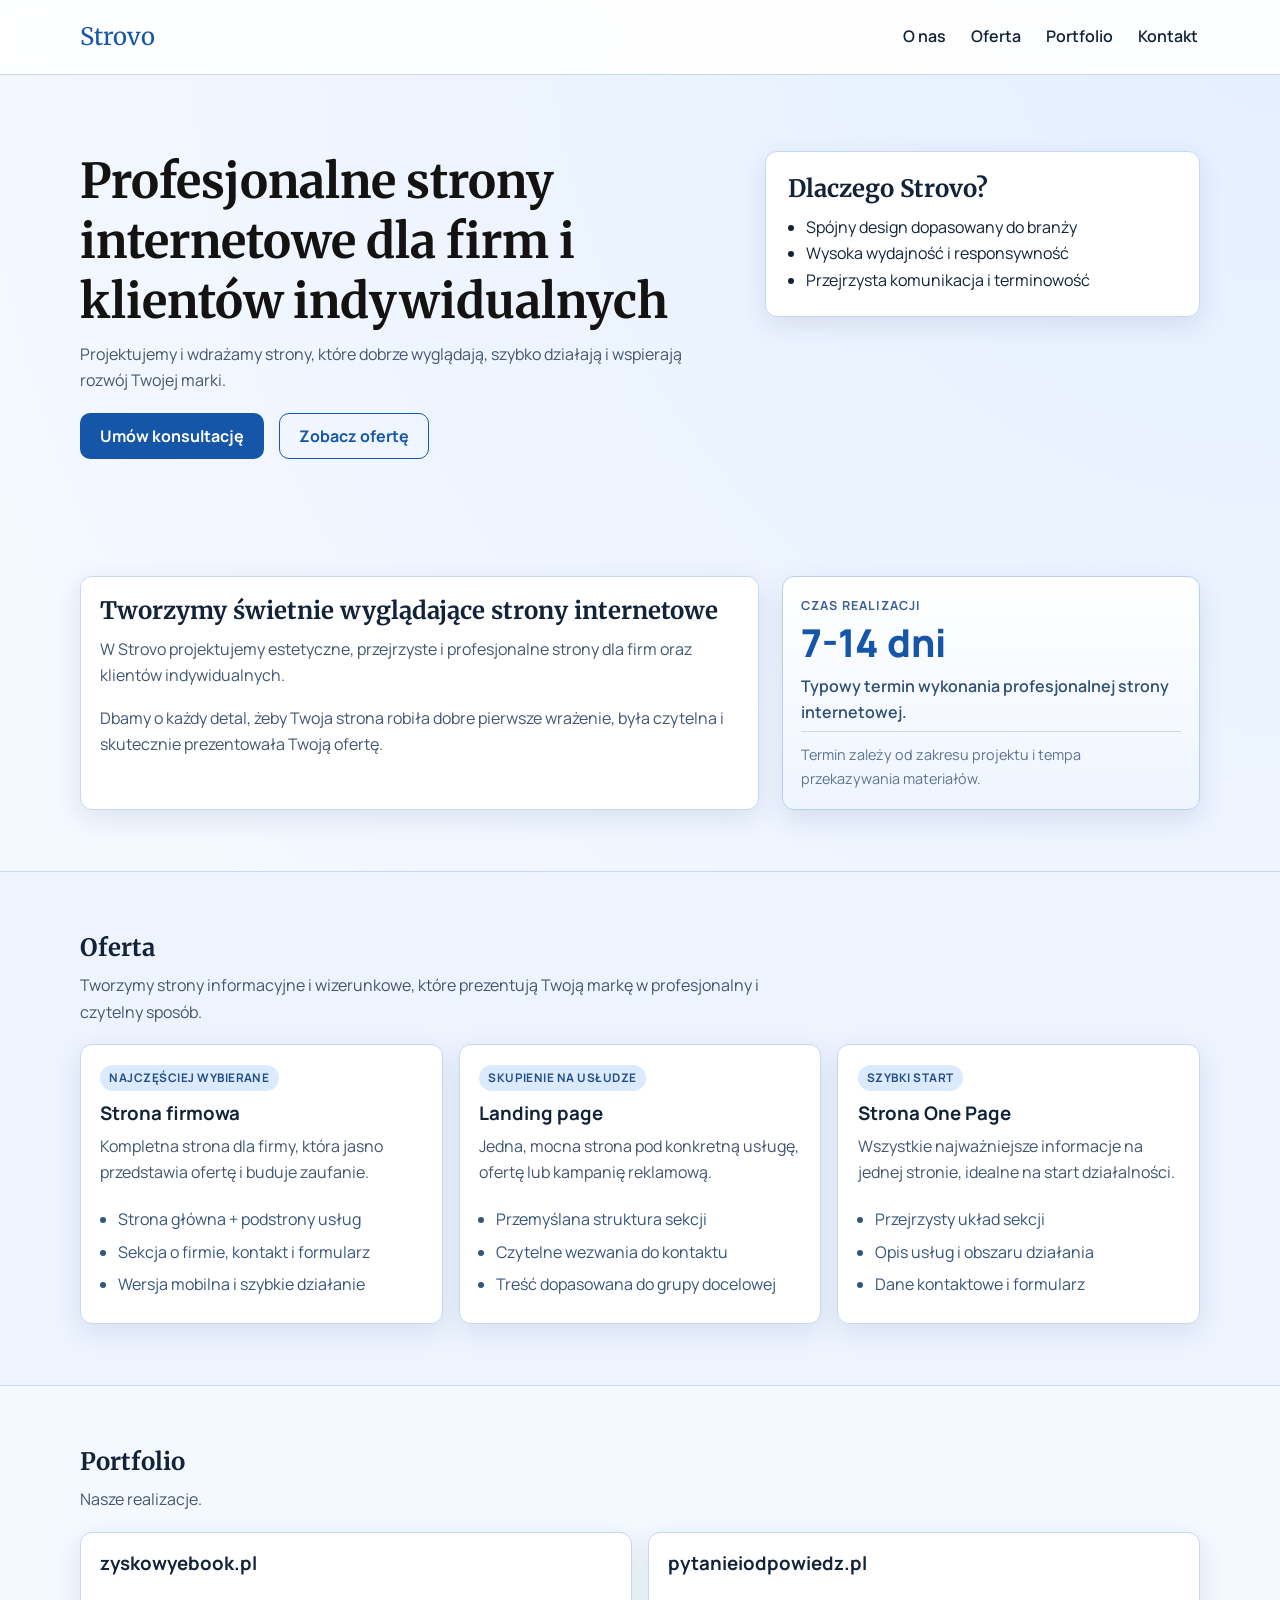
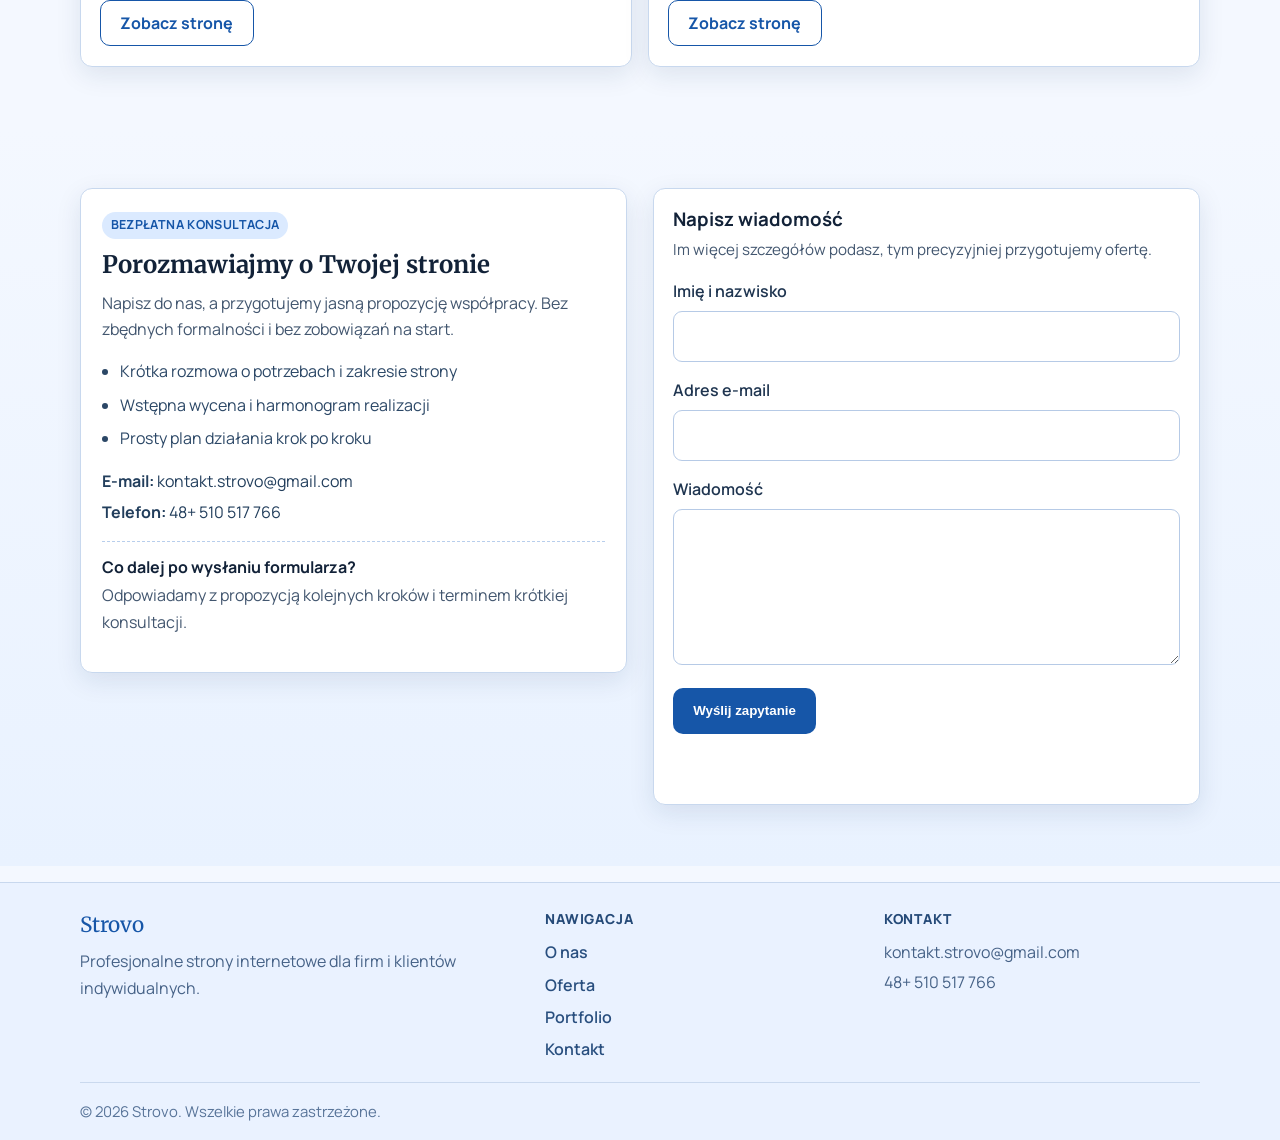
<file: index.html>
﻿<!DOCTYPE html>
<html lang="pl">
<head>
  <meta charset="UTF-8" />
  <meta name="viewport" content="width=device-width, initial-scale=1.0" />
  <meta name="description" content="Strovo tworzy profesjonalne strony internetowe dla firm i klientów indywidualnych." />
  <title>Strovo | Profesjonalne strony internetowe</title>
  <link rel="preconnect" href="https://fonts.googleapis.com" />
  <link rel="preconnect" href="https://fonts.gstatic.com" crossorigin />
  <link href="https://fonts.googleapis.com/css2?family=Manrope:wght@400;500;700;800&family=Merriweather:wght@700&display=swap" rel="stylesheet" />
  <link rel="stylesheet" href="styles.css" />
</head>
<body>
  <header class="header">
    <div class="container nav-wrap">
      <a href="#" class="logo" aria-label="Strovo strona główna">Strovo</a>
      <button class="menu-btn" aria-label="Otwórz menu" aria-expanded="false">Menu</button>
      <nav class="nav" id="site-nav">
        <a href="#o-nas">O nas</a>
        <a href="#oferta">Oferta</a>
        <a href="#portfolio">Portfolio</a>
        <a href="#kontakt">Kontakt</a>
      </nav>
    </div>
  </header>

  <main>
    <section class="hero">
      <div class="container hero-grid">
        <div>
          <h1>Profesjonalne strony internetowe dla firm i klientów indywidualnych</h1>
          <p class="lead">Projektujemy i wdrażamy strony, które dobrze wyglądają, szybko działają i wspierają rozwój Twojej marki.</p>
          <div class="hero-actions">
            <a class="btn btn-primary" href="#kontakt">Umów konsultację</a>
            <a class="btn btn-outline" href="#oferta">Zobacz ofertę</a>
          </div>
        </div>
        <aside class="hero-card" aria-label="Korzyści współpracy">
          <h2>Dlaczego Strovo?</h2>
          <ul>
            <li>Spójny design dopasowany do branży</li>
            <li>Wysoka wydajność i responsywność</li>
            <li>Przejrzysta komunikacja i terminowość</li>
          </ul>
        </aside>
      </div>
    </section>

    <section id="o-nas" class="section">
      <div class="container section-about">
        <div class="about-copy">
          <h2>Tworzymy świetnie wyglądające strony internetowe</h2>
          <p>W Strovo projektujemy estetyczne, przejrzyste i profesjonalne strony dla firm oraz klientów indywidualnych.</p>
          <p>Dbamy o każdy detal, żeby Twoja strona robiła dobre pierwsze wrażenie, była czytelna i skutecznie prezentowała Twoją ofertę.</p>
        </div>
        <aside class="about-highlight" aria-label="Czas realizacji strony">
          <p class="about-highlight-label">Czas realizacji</p>
          <p class="about-highlight-days">7-14 dni</p>
          <p class="about-highlight-text">Typowy termin wykonania profesjonalnej strony internetowej.</p>
          <p class="about-highlight-note">Termin zależy od zakresu projektu i tempa przekazywania materiałów.</p>
        </aside>
      </div>
    </section>
    
    <section id="oferta" class="section alt">
      <div class="container">
        <h2>Oferta</h2>
        <p class="offer-intro">Tworzymy strony informacyjne i wizerunkowe, które prezentują Twoją markę w profesjonalny i czytelny sposób.</p>
        <div class="cards">
          <article class="card">
            <p class="card-tag">Najczęściej wybierane</p>
            <h3>Strona firmowa</h3>
            <p>Kompletna strona dla firmy, która jasno przedstawia ofertę i buduje zaufanie.</p>
            <ul class="card-list">
              <li>Strona główna + podstrony usług</li>
              <li>Sekcja o firmie, kontakt i formularz</li>
              <li>Wersja mobilna i szybkie działanie</li>
            </ul>
          </article>
          <article class="card">
            <p class="card-tag">Skupienie na usłudze</p>
            <h3>Landing page</h3>
            <p>Jedna, mocna strona pod konkretną usługę, ofertę lub kampanię reklamową.</p>
            <ul class="card-list">
              <li>Przemyślana struktura sekcji</li>
              <li>Czytelne wezwania do kontaktu</li>
              <li>Treść dopasowana do grupy docelowej</li>
            </ul>
          </article>
          <article class="card">
            <p class="card-tag">Szybki start</p>
            <h3>Strona One Page</h3>
            <p>Wszystkie najważniejsze informacje na jednej stronie, idealne na start działalności.</p>
            <ul class="card-list">
              <li>Przejrzysty układ sekcji</li>
              <li>Opis usług i obszaru działania</li>
              <li>Dane kontaktowe i formularz</li>
            </ul>
          </article>
        </div>
      </div>
    </section>

    <section id="portfolio" class="section">
      <div class="container">
        <h2>Portfolio</h2>
        <p class="offer-intro">Nasze realizacje.</p>
        <div class="portfolio-grid">
          <article class="card portfolio-card">
            <h3>zyskowyebook.pl</h3>
            <a class="btn btn-outline project-link" href="https://zyskowyebook.pl/" target="_blank" rel="noopener noreferrer">Zobacz stronę</a>
          </article>
          <article class="card portfolio-card">
            <h3>pytanieiodpowiedz.pl</h3>
            <a class="btn btn-outline project-link" href="https://pytanieiodpowiedz.pl/" target="_blank" rel="noopener noreferrer">Zobacz stronę</a>
          </article>
        </div>
      </div>
    </section>

    <section id="kontakt" class="section contact">
      <div class="container contact-grid">
        <div class="contact-copy">
          <p class="contact-eyebrow">Bezpłatna konsultacja</p>
          <h2>Porozmawiajmy o Twojej stronie</h2>
          <p>Napisz do nas, a przygotujemy jasną propozycję współpracy. Bez zbędnych formalności i bez zobowiązań na start.</p>
          <ul class="contact-points">
            <li>Krótka rozmowa o potrzebach i zakresie strony</li>
            <li>Wstępna wycena i harmonogram realizacji</li>
            <li>Prosty plan działania krok po kroku</li>
          </ul>
          <div class="contact-details">
            <p><strong>E-mail:</strong> kontakt.strovo@gmail.com</p>
            <p><strong>Telefon:</strong> 48+ 510 517 766</p>
          </div>
          <div class="contact-note">
            <h3>Co dalej po wysłaniu formularza?</h3>
            <p>Odpowiadamy z propozycją kolejnych kroków i terminem krótkiej konsultacji.</p>
          </div>
        </div>
        <form class="contact-form" action="https://formsubmit.co/kontakt.strovo@gmail.com" method="POST">
          <h3>Napisz wiadomość</h3>
          <p class="form-intro">Im więcej szczegółów podasz, tym precyzyjniej przygotujemy ofertę.</p>

          <label for="name">Imię i nazwisko</label>
          <input id="name" name="name" type="text" required />

          <label for="email">Adres e-mail</label>
          <input id="email" name="email" type="email" required />

          <label for="message">Wiadomość</label>
          <textarea id="message" name="message" rows="5" required></textarea>

          <button type="submit" class="btn btn-primary">Wyślij zapytanie</button>
          <p class="form-message" role="status" aria-live="polite"></p>


          <input type="hidden" name="_next" value="https://strovo.pl/podziekowanie.html">
          <input type="hidden" name="_subject" value="Nowa wiadomość!">
          <input type="hidden" name="_captcha" value="false">
          <input type="hidden" name="_template" value="table">
        </form>
      </div>
    </section>
  </main>

  <footer class="footer">
    <div class="container footer-main">
      <div>
        <p class="footer-logo">Strovo</p>
        <p class="footer-text">Profesjonalne strony internetowe dla firm i klientów indywidualnych.</p>
      </div>
      <div>
        <p class="footer-title">Nawigacja</p>
        <nav class="footer-nav" aria-label="Nawigacja stopki">
          <a href="#o-nas">O nas</a>
          <a href="#oferta">Oferta</a>
          <a href="#portfolio">Portfolio</a>
          <a href="#kontakt">Kontakt</a>
        </nav>
      </div>
      <div>
        <p class="footer-title">Kontakt</p>
        <p class="footer-text">kontakt.strovo@gmail.com</p>
        <p class="footer-text">48+ 510 517 766</p>
      </div>
    </div>
    <div class="container footer-bottom">
      <p>© 2026 Strovo. Wszelkie prawa zastrzeżone.</p>
    </div>
  </footer>

  <script src="script.js"></script>
</body>
</html>
</file>
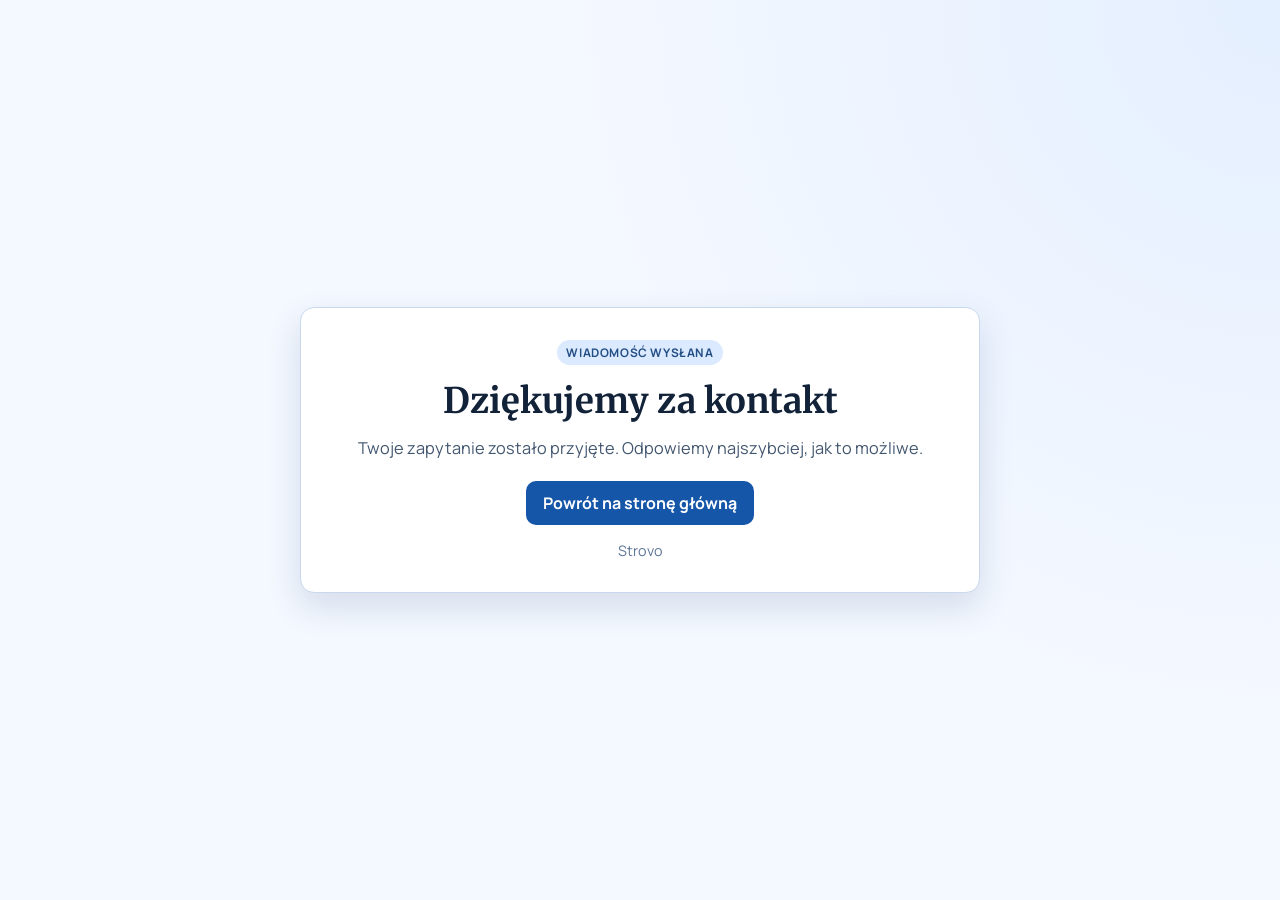
<file: podziekowanie.html>
﻿<!DOCTYPE html>
<html lang="pl">
<head>
  <meta charset="UTF-8" />
  <meta name="viewport" content="width=device-width, initial-scale=1.0" />
  <meta name="robots" content="noindex,nofollow" />
  <title>Dziękujemy | Strovo</title>
  <link rel="preconnect" href="https://fonts.googleapis.com" />
  <link rel="preconnect" href="https://fonts.gstatic.com" crossorigin />
  <link href="https://fonts.googleapis.com/css2?family=Manrope:wght@400;600;700;800&family=Merriweather:wght@700&display=swap" rel="stylesheet" />
  <style>
    :root {
      --bg: #f4f8ff;
      --surface: #ffffff;
      --text: #122238;
      --muted: #42566f;
      --line: #c8d8ee;
      --brand: #1656a8;
      --brand-strong: #114483;
      --radius: 14px;
      --shadow: 0 14px 34px rgba(20, 58, 108, 0.14);
    }

    * { box-sizing: border-box; }

    body {
      margin: 0;
      min-height: 100vh;
      display: grid;
      place-items: center;
      font-family: "Manrope", sans-serif;
      color: var(--text);
      background: radial-gradient(circle at top right, #e4efff 0, var(--bg) 45%), var(--bg);
      padding: 1rem;
    }

    .thanks-card {
      width: min(680px, 100%);
      background: var(--surface);
      border: 1px solid var(--line);
      border-radius: var(--radius);
      padding: clamp(1.4rem, 3vw, 2rem);
      box-shadow: var(--shadow);
      text-align: center;
    }

    .label {
      display: inline-block;
      margin-bottom: 0.9rem;
      padding: 0.24rem 0.62rem;
      border-radius: 999px;
      background: #dbeaff;
      color: #244f84;
      font-size: 0.74rem;
      letter-spacing: 0.05em;
      text-transform: uppercase;
      font-weight: 700;
    }

    h1 {
      margin: 0 0 0.7rem;
      font-family: "Merriweather", serif;
      line-height: 1.25;
      font-size: clamp(1.5rem, 3.8vw, 2.2rem);
    }

    p {
      margin: 0;
      color: var(--muted);
      font-size: 1.02rem;
      line-height: 1.6;
    }

    .back-btn {
      display: inline-flex;
      align-items: center;
      justify-content: center;
      margin-top: 1.25rem;
      min-height: 44px;
      padding: 0 1rem;
      border-radius: 10px;
      border: 1px solid transparent;
      background: var(--brand);
      color: #fff;
      text-decoration: none;
      font-weight: 700;
      transition: background-color 200ms ease, transform 200ms ease;
    }

    .back-btn:hover,
    .back-btn:focus-visible {
      background: var(--brand-strong);
      transform: translateY(-1px);
    }

    .small {
      display: block;
      margin-top: 1rem;
      font-size: 0.9rem;
      color: #5f7698;
    }
  </style>
</head>
<body>
  <main class="thanks-card" role="main">
    <span class="label">Wiadomość wysłana</span>
    <h1>Dziękujemy za kontakt</h1>
    <p>Twoje zapytanie zostało przyjęte. Odpowiemy najszybciej, jak to możliwe.</p>
    <a class="back-btn" href="index.html">Powrót na stronę główną</a>
    <span class="small">Strovo</span>
  </main>
</body>
</html>
</file>
<file: styles.css>
﻿:root {
  --bg: #f4f8ff;
  --surface: #ffffff;
  --text: #122238;
  --muted: #42566f;
  --line: #c8d8ee;
  --brand: #1656a8;
  --brand-strong: #114483;
  --accent: #2a78dd;
  --radius: 12px;
  --shadow: 0 8px 26px rgba(17, 46, 84, 0.1);
}

* {
  box-sizing: border-box;
}

html {
  scroll-behavior: smooth;
  scroll-padding-top: 90px;
  overflow-x: clip;
}

body {
  margin: 0;
  font-family: "Manrope", sans-serif;
  color: var(--text);
  background: radial-gradient(circle at top right, #e4efff 0, var(--bg) 45%), var(--bg);
  line-height: 1.65;
}

h1,
h2,
h3 {
  margin: 0 0 0.6rem;
  line-height: 1.25;
}

h1,
h2 {
  font-family: "Merriweather", serif;
}

p {
  margin: 0 0 1rem;
  color: var(--muted);
}

a {
  color: inherit;
  text-decoration: none;
}

.container {
  width: min(1120px, 92%);
  margin: 0 auto;
}

.header {
  position: sticky;
  top: 0;
  z-index: 10;
  background: rgba(255, 255, 255, 0.92);
  backdrop-filter: blur(8px);
  border-bottom: 1px solid var(--line);
}

.nav-wrap {
  display: flex;
  align-items: center;
  justify-content: space-between;
  min-height: 74px;
}

.logo {
  font-family: "Merriweather", serif;
  font-size: 1.5rem;
  color: var(--brand);
}

.nav {
  display: flex;
  gap: 1.25rem;
  font-weight: 600;
}

.nav a {
  padding: 0.35rem 0.15rem;
  border-bottom: 2px solid transparent;
}

.nav a:hover,
.nav a:focus-visible {
  border-color: var(--accent);
}

.menu-btn {
  display: none;
  border: 1px solid var(--line);
  border-radius: 10px;
  padding: 0.5rem 0.8rem;
  background: var(--surface);
  font-weight: 700;
}

.hero {
  padding: 4.75rem 0 3.5rem;
}

.hero-grid {
  display: grid;
  grid-template-columns: 1.35fr 0.9fr;
  gap: 2rem;
  align-items: start;
}

h1 {
  font-size: clamp(1.95rem, 4vw, 3rem);
  color: #141312;
}

.lead {
  max-width: 62ch;
}

.hero-actions {
  display: flex;
  gap: 0.9rem;
  flex-wrap: wrap;
  margin-top: 1.25rem;
}

.btn {
  display: inline-flex;
  align-items: center;
  justify-content: center;
  border: 1px solid transparent;
  border-radius: 10px;
  min-height: 46px;
  padding: 0 1.2rem;
  font-weight: 700;
  cursor: pointer;
  transition: transform 220ms ease, box-shadow 220ms ease, background-color 220ms ease;
}

.btn-primary {
  background: var(--brand);
  color: #fff;
}

.btn-primary:hover,
.btn-primary:focus-visible {
  background: var(--brand-strong);
  transform: translateY(-1px);
}

.btn-outline {
  border-color: var(--brand);
  color: var(--brand);
  background: transparent;
}

.btn-outline:hover,
.btn-outline:focus-visible {
  transform: translateY(-1px);
  box-shadow: 0 8px 18px rgba(26, 80, 145, 0.14);
}

.hero-card {
  background: var(--surface);
  border: 1px solid var(--line);
  border-radius: var(--radius);
  padding: 1.4rem;
  box-shadow: var(--shadow);
  transition: transform 260ms ease, box-shadow 260ms ease;
}

.hero-card:hover {
  transform: translateY(-4px);
  box-shadow: 0 12px 30px rgba(19, 56, 104, 0.14);
}

.hero-card ul {
  margin: 0;
  padding-left: 1.1rem;
}

.section {
  padding: 3.8rem 0;
}

.alt {
  background: #edf4ff;
  border-block: 1px solid var(--line);
}

.section-about {
  display: grid;
  grid-template-columns: 1.3fr 0.8fr;
  gap: 1.4rem;
  align-items: stretch;
}

.about-copy {
  background: var(--surface);
  border: 1px solid var(--line);
  border-radius: var(--radius);
  padding: 1.2rem;
  box-shadow: var(--shadow);
}

.about-highlight {
  border: 1px solid #b9cff0;
  border-radius: var(--radius);
  padding: 1.15rem;
  background: linear-gradient(180deg, #ffffff 0%, #eef5ff 100%);
  box-shadow: 0 10px 26px rgba(24, 64, 117, 0.12);
  transform: translateZ(0);
  will-change: transform, box-shadow;
  transition: transform 620ms cubic-bezier(0.4, 0, 0.2, 1), box-shadow 620ms cubic-bezier(0.4, 0, 0.2, 1), border-color 620ms ease;
}

.about-highlight:hover {
  transform: translateY(-4px);
  box-shadow: 0 14px 32px rgba(24, 64, 117, 0.16);
  border-color: #a8c4e8;
}

.about-highlight:focus-within {
  transform: translateY(-4px);
  box-shadow: 0 14px 32px rgba(24, 64, 117, 0.16);
  border-color: #a8c4e8;
}

.about-highlight-label {
  margin: 0 0 0.35rem;
  font-size: 0.78rem;
  letter-spacing: 0.08em;
  text-transform: uppercase;
  color: #3d6290;
  font-weight: 700;
}

.about-highlight-days {
  margin: 0;
  font-size: clamp(1.8rem, 4vw, 2.4rem);
  line-height: 1.1;
  color: var(--brand);
  font-weight: 800;
}

.about-highlight-text {
  margin: 0.55rem 0 0.35rem;
  color: #2f4e74;
  font-weight: 600;
}

.about-highlight-note {
  margin: 0;
  padding-top: 0.7rem;
  border-top: 1px solid #c7d9f2;
  font-size: 0.9rem;
  color: #5b7391;
}

.cards,
.projects {
  display: grid;
  grid-template-columns: repeat(3, minmax(0, 1fr));
  gap: 1rem;
}

.offer-intro {
  max-width: 68ch;
  margin-bottom: 1.2rem;
}

.card,
.projects article {
  background: var(--surface);
  border: 1px solid var(--line);
  border-radius: var(--radius);
  padding: 1.2rem;
  box-shadow: var(--shadow);
}

.card {
  display: flex;
  flex-direction: column;
  transform: translateZ(0);
  will-change: transform, box-shadow;
  transition: transform 620ms cubic-bezier(0.4, 0, 0.2, 1), box-shadow 620ms cubic-bezier(0.4, 0, 0.2, 1), border-color 620ms ease;
}

.card:hover {
  transform: translateY(-5px);
  box-shadow: 0 14px 34px rgba(20, 58, 108, 0.14);
  border-color: #a8c4e8;
}

.card:focus-within {
  transform: translateY(-5px);
  box-shadow: 0 14px 34px rgba(20, 58, 108, 0.14);
  border-color: #a8c4e8;
}

.card h3 {
  margin-bottom: 0.45rem;
}

.card-tag {
  align-self: flex-start;
  margin: 0 0 0.7rem;
  padding: 0.22rem 0.58rem;
  border-radius: 999px;
  background: #dbeaff;
  color: #244f84;
  font-size: 0.74rem;
  letter-spacing: 0.04em;
  text-transform: uppercase;
  font-weight: 700;
}

.card-list {
  margin: 0.25rem 0 0;
  padding-left: 1.1rem;
}

.card-list li {
  margin-bottom: 0.4rem;
  color: #35557b;
}

.portfolio-grid {
  display: grid;
  grid-template-columns: repeat(2, minmax(0, 1fr));
  gap: 1rem;
}

.portfolio-card {
  gap: 0.35rem;
}

.project-link {
  margin-top: 0.75rem;
  align-self: flex-start;
}

.contact {
  background: linear-gradient(180deg, transparent 0, #e9f2ff 100%);
}

.contact-grid {
  display: grid;
  grid-template-columns: 1fr 1fr;
  gap: 1.6rem;
  align-items: start;
}

.contact-copy {
  background: var(--surface);
  border: 1px solid var(--line);
  border-radius: var(--radius);
  padding: 1.3rem;
  box-shadow: var(--shadow);
}

.contact-eyebrow {
  display: inline-block;
  margin-bottom: 0.7rem;
  padding: 0.2rem 0.55rem;
  border-radius: 999px;
  background: #dbeaff;
  color: var(--brand);
  font-size: 0.78rem;
  font-weight: 700;
  letter-spacing: 0.03em;
  text-transform: uppercase;
}

.contact-points {
  margin: 1rem 0;
  padding-left: 1.15rem;
}

.contact-points li {
  margin-bottom: 0.45rem;
  color: #2b4766;
}

.contact-details {
  margin: 1rem 0;
}

.contact-details p {
  margin: 0.3rem 0;
  color: #223e5c;
}

.contact-note {
  border-top: 1px dashed #b8ceec;
  margin-top: 1rem;
  padding-top: 0.9rem;
}

.contact-note h3 {
  font-size: 1rem;
  margin-bottom: 0.35rem;
}

.contact-form {
  background: var(--surface);
  border: 1px solid var(--line);
  border-radius: var(--radius);
  padding: 1.2rem;
  box-shadow: var(--shadow);
}

.contact-form h3 {
  margin-bottom: 0.35rem;
}

.form-intro {
  margin-bottom: 1rem;
  font-size: 0.95rem;
}

.contact-form label {
  display: block;
  margin-bottom: 0.4rem;
  font-weight: 600;
  color: #1f3550;
}

.contact-form input,
.contact-form textarea {
  width: 100%;
  margin-bottom: 0.95rem;
  border: 1px solid #b6cae6;
  border-radius: 9px;
  padding: 0.7rem 0.75rem;
  font: inherit;
  background: #fff;
}

.contact-form input:focus,
.contact-form textarea:focus {
  outline: 2px solid #cfe2ff;
  border-color: var(--brand);
}

.form-message {
  min-height: 1.4rem;
  margin-top: 0.8rem;
  font-weight: 600;
}

.footer {
  border-top: 1px solid var(--line);
  background: #eaf2ff;
  margin-top: 1rem;
  overflow: clip;
}

.footer-main {
  display: grid;
  grid-template-columns: 1.4fr 1fr 1fr;
  gap: 1.4rem;
  padding: 1.6rem 0 1.2rem;
}

.footer-logo {
  margin: 0 0 0.35rem;
  color: var(--brand);
  font-family: "Merriweather", serif;
  font-size: 1.3rem;
}

.footer-title {
  margin: 0 0 0.5rem;
  color: #254a78;
  font-size: 0.86rem;
  font-weight: 800;
  letter-spacing: 0.06em;
  text-transform: uppercase;
}

.footer-nav {
  display: flex;
  flex-direction: column;
  gap: 0.38rem;
}

.footer-nav a {
  color: #294f7f;
  font-weight: 600;
}

.footer-nav a:hover,
.footer-nav a:focus-visible {
  color: var(--brand);
}

.footer-text {
  margin: 0.25rem 0;
  color: #466287;
}

.footer-bottom {
  min-height: 58px;
  display: flex;
  align-items: center;
  border-top: 1px solid #cad9ee;
}

.footer-bottom p {
  margin: 0;
  color: #587499;
  font-size: 0.93rem;
}

.reveal-up {
  opacity: 0;
  transition: opacity 520ms ease;
  will-change: opacity;
}

.reveal-up.is-visible {
  opacity: 1;
}

@media (prefers-reduced-motion: reduce) {
  html {
    scroll-behavior: auto;
  }

  .reveal-up,
  .btn,
  .hero-card,
  .about-highlight,
  .card {
    transition: none !important;
    opacity: 1 !important;
  }
}

@media (max-width: 900px) {
  .hero-grid,
  .section-about,
  .contact-grid,
  .footer-main {
    grid-template-columns: 1fr;
  }

  .cards,
  .projects {
    grid-template-columns: 1fr 1fr;
  }
}

@media (max-width: 680px) {
  .menu-btn {
    display: inline-flex;
  }

  .nav {
    position: absolute;
    top: 74px;
    left: 0;
    right: 0;
    display: none;
    flex-direction: column;
    gap: 0;
    background: var(--surface);
    border-bottom: 1px solid var(--line);
    padding: 0.5rem 4%;
  }

  .nav a {
    padding: 0.85rem 0;
  }

  .nav.open {
    display: flex;
  }

  .cards,
  .projects {
    grid-template-columns: 1fr;
  }

  .section,
  .hero {
    padding: 3rem 0;
  }
}
</file>
